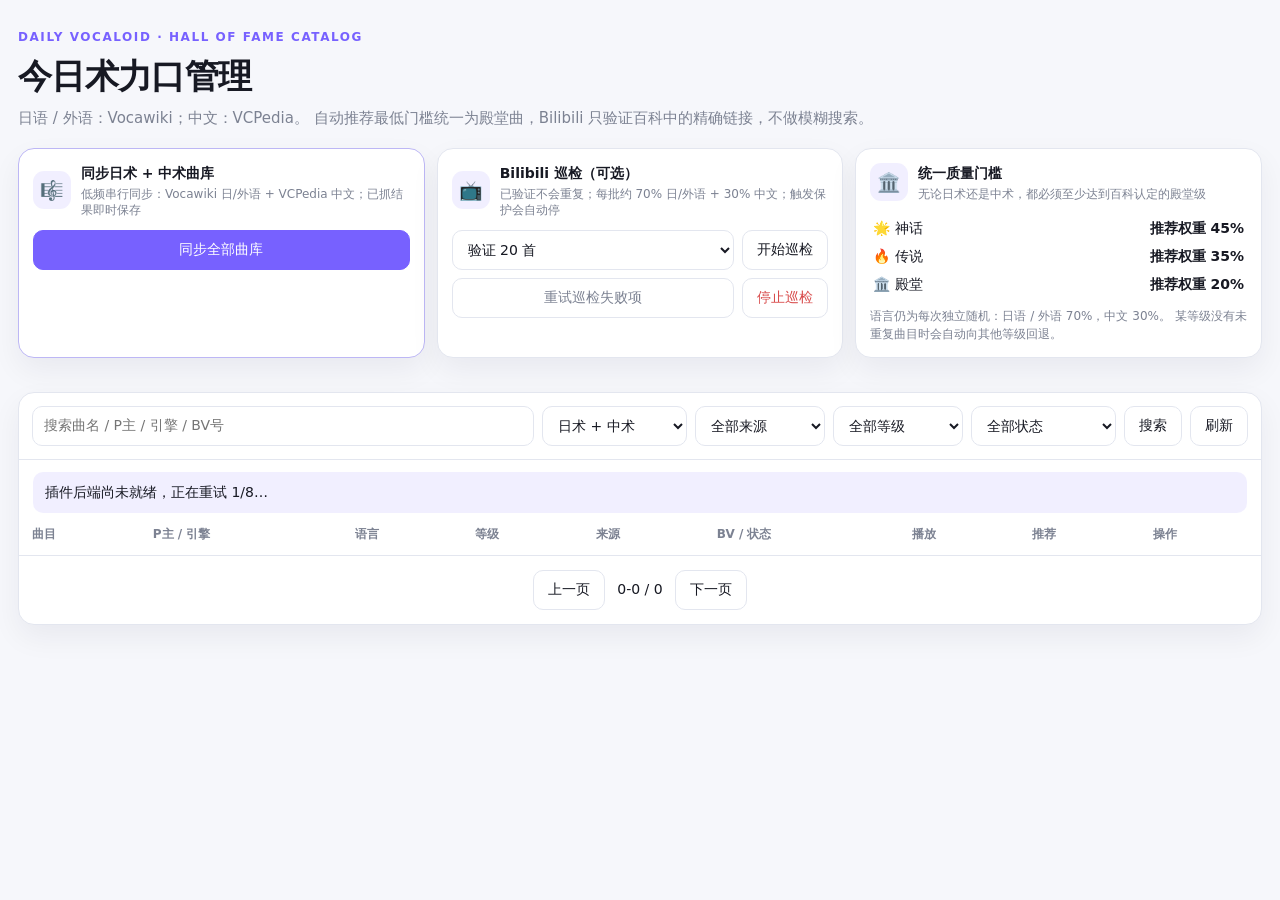
<file: pages/manage/index.html>
<!doctype html>
<html lang="zh-CN">
<head>
  <meta charset="utf-8" />
  <meta name="viewport" content="width=device-width,initial-scale=1" />
  <title>今日术力口管理</title>
  <link rel="stylesheet" href="./style.css?v=2.3.2" />
</head>
<body>
<main class="shell">
  <section class="hero">
    <div class="eyebrow">Daily Vocaloid · Hall of Fame Catalog</div>
    <h1>今日术力口管理</h1>
    <p>
      日语 / 外语：Vocawiki；中文：VCPedia。
      自动推荐最低门槛统一为殿堂曲，Bilibili 只验证百科中的精确链接，不做模糊搜索。
    </p>
  </section>

  <section class="actionDeck">
    <article class="actionCard actionCardPrimary">
      <div class="actionHead">
        <span class="actionIcon">🎼</span>
        <div>
          <strong>同步日术 + 中术曲库</strong>
          <small>低频串行同步：Vocawiki 日/外语 + VCPedia 中文；已抓结果即时保存</small>
        </div>
      </div>
      <button id="catalogBtn" class="primary wideBtn">同步全部曲库</button>
    </article>

    <article class="actionCard">
      <div class="actionHead">
        <span class="actionIcon">📺</span>
        <div>
          <strong>Bilibili 巡检（可选）</strong>
          <small>已验证不会重复；每批约 70% 日/外语 + 30% 中文；触发保护会自动停</small>
        </div>
      </div>
      <div class="actionRow">
        <select id="verifyCount">
          <option value="10">验证 10 首</option>
          <option value="20" selected>验证 20 首</option>
          <option value="50">验证 50 首</option>
          <option value="100">验证 100 首</option>
          <option value="200">验证 200 首</option>
          <option value="500">验证 500 首（长任务）</option>
        </select>
        <button id="verifyBtn">开始巡检</button>
      </div>
      <div class="actionRow secondaryActions">
  <button id="retryBtn" class="ghostBtn">重试巡检失败项</button>
  <button id="stopVerifyBtn" class="ghostBtn dangerGhost">停止巡检</button>
</div>
    </article>

    <article class="actionCard">
      <div class="actionHead">
        <span class="actionIcon">🏛️</span>
        <div>
          <strong>统一质量门槛</strong>
          <small>无论日术还是中术，都必须至少达到百科认定的殿堂级</small>
        </div>
      </div>
      <div class="ruleGrid">
        <span>🌟 神话</span><strong>推荐权重 45%</strong>
        <span>🔥 传说</span><strong>推荐权重 35%</strong>
        <span>🏛️ 殿堂</span><strong>推荐权重 20%</strong>
      </div>
      <div class="ruleNote">
        语言仍为每次独立随机：日语 / 外语 70%，中文 30%。
        某等级没有未重复曲目时会自动向其他等级回退。
      </div>
    </article>
  </section>

  <section id="stats" class="stats"></section>

  <section class="panel">
    <div class="toolbar">
      <input id="search" type="search" placeholder="搜索曲名 / P主 / 引擎 / BV号" />

      <select id="language">
        <option value="">日术 + 中术</option>
        <option value="foreign">日语 / 外语</option>
        <option value="zh">中文</option>
      </select>

      <select id="source">
        <option value="">全部来源</option>
        <option value="vocawiki">Vocawiki</option>
        <option value="vcpedia">VCPedia</option>
      </select>

      <select id="level">
        <option value="">全部等级</option>
        <option value="hall">🏛️ 殿堂</option>
        <option value="legend">🔥 传说</option>
        <option value="myth">🌟 神话</option>
      </select>

      <select id="status">
        <option value="">全部状态</option>
        <option value="enabled">✅ 可推荐</option>
        <option value="cover">🖼️ 有百科封面</option>
        <option value="verified">🟣 B站已巡检</option>
        <option value="pending">○ 未巡检B站</option>
        <option value="error">⚠️ B站巡检失败</option>
        <option value="manual">🔒 人工锁定</option>
      </select>

      <button id="searchBtn">搜索</button>
      <button id="refreshBtn">刷新</button>
    </div>

    <div id="message" class="message" hidden></div>

    <div id="progressWrap" class="progressWrap" hidden>
      <div class="progressText">
        <span id="progressLabel"></span>
        <span id="progressPercent"></span>
      </div>
      <div class="progressTrack">
        <div id="progressBar" class="progressBar"></div>
      </div>
    </div>

    <div class="tableWrap">
      <table>
        <thead>
          <tr>
            <th>曲目</th>
            <th>P主 / 引擎</th>
            <th>语言</th>
            <th>等级</th>
            <th>来源</th>
            <th>BV / 状态</th>
            <th>播放</th>
            <th>推荐</th>
            <th>操作</th>
          </tr>
        </thead>
        <tbody id="songs"></tbody>
      </table>
    </div>

    <div class="pager">
      <button id="prevBtn">上一页</button>
      <span id="pageInfo">0-0 / 0</span>
      <button id="nextBtn">下一页</button>
    </div>
  </section>
</main>

<dialog id="editDialog">
  <div class="dialogCard">
    <div class="dialogHead">
      <h2>编辑歌曲</h2>
      <button id="closeDialogBtn" class="iconBtn">✕</button>
    </div>

    <label>曲名
      <input id="editTitle" />
    </label>

    <div class="grid2">
      <label>P主
        <input id="editProducer" />
      </label>
      <label>Vocal（可人工补充）
        <input id="editVocal" />
      </label>
    </div>

    <div class="grid2">
      <label>投稿日期
        <input id="editDate" />
      </label>
      <label>引擎
        <input id="editEngine" readonly />
      </label>
    </div>

    <label>BV号
      <input id="editBvid" />
    </label>

    <label>Bilibili 链接
      <input id="editBilibili" />
    </label>

    <label>封面 URL
      <input id="editCover" />
    </label>

    <section class="manualBox">
      <div class="manualBoxHead">
        <div>
          <strong>推荐控制</strong>
          <small>自动规则最低殿堂；人工锁定可以覆盖。</small>
        </div>
        <select id="editControlMode">
          <option value="auto">自动规则</option>
          <option value="manual">🔒 人工锁定</option>
        </select>
      </div>

      <div class="grid2">
        <label>推荐池
          <select id="editPool">
            <option value="hot">🔥 热门</option>
            <option value="normal">🎵 殿堂</option>
            <option value="new">🆕 新曲</option>
            <option value="excluded">🚫 排除</option>
          </select>
        </label>
        <label>推荐状态
          <select id="editAvailable">
            <option value="1">✅ 启用</option>
            <option value="0">停用</option>
          </select>
        </label>
      </div>

      <p id="editModeHint" class="manualHint"></p>
    </section>

    <div class="sourceBox">
      <strong>百科来源</strong>
      <div id="editSource" class="sourceText">—</div>
    </div>

    <div class="dialogActions">
      <button id="deleteBtn" class="danger">删除</button>
      <span class="spacer"></span>
      <button id="cancelBtn">取消</button>
      <button id="saveBtn" class="primary">保存</button>
    </div>
  </div>
</dialog>

<script type="module" src="./app.js?v=2.3.2"></script>
</body>
</html>
</file>
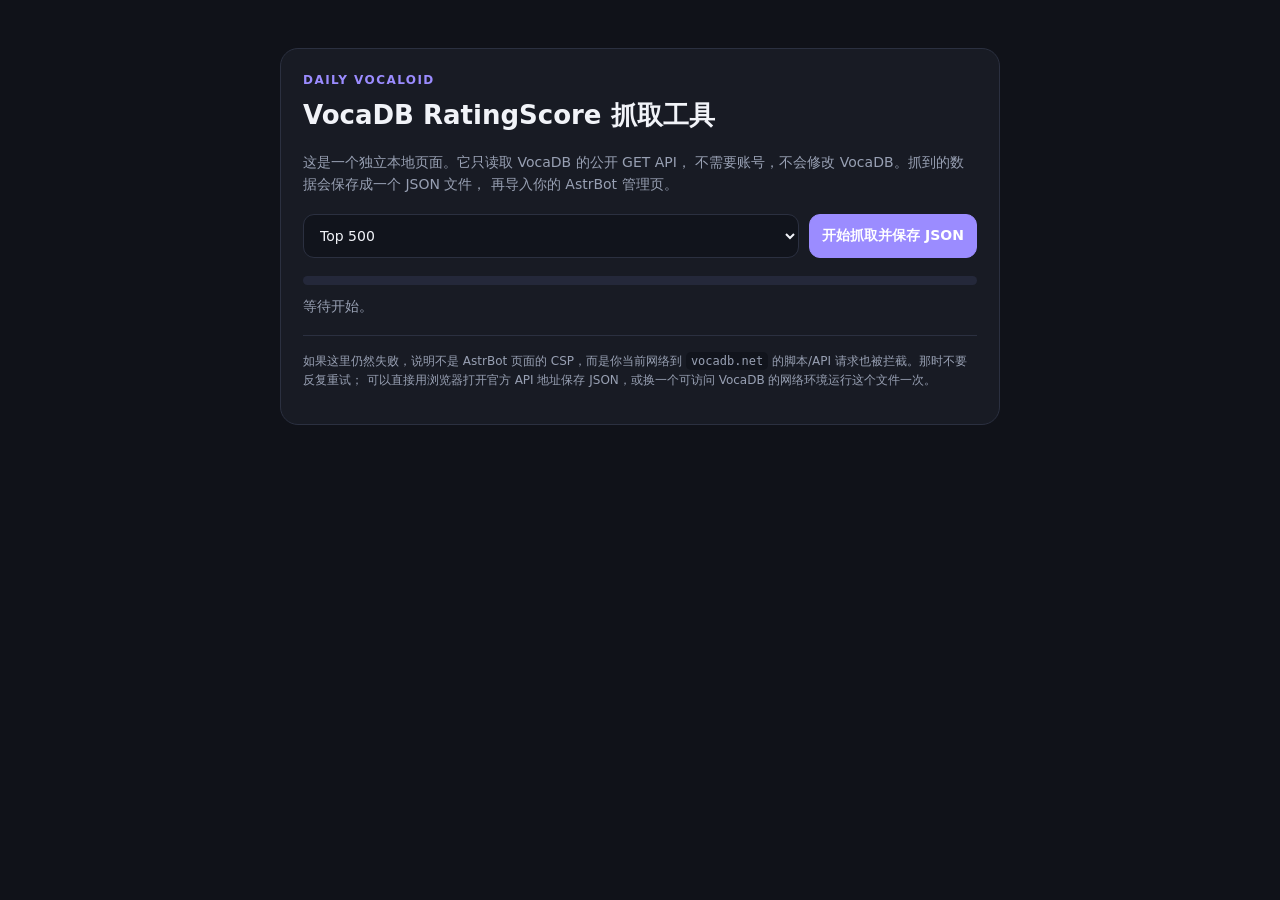
<file: pages/manage/vocadb_rating_fetcher.html>
<!doctype html>
<html lang="zh-CN">
<head>
  <meta charset="utf-8" />
  <meta name="viewport" content="width=device-width,initial-scale=1" />
  <title>VocaDB RatingScore 抓取工具</title>
  <style>
    :root{
      color-scheme:dark;
      --bg:#101219;--panel:#181b24;--text:#f1f3f8;--muted:#98a0b3;
      --border:#2b3040;--accent:#9b8cff;--danger:#ff6b6b;--ok:#5dd39a;
    }
    *{box-sizing:border-box}
    body{margin:0;background:var(--bg);color:var(--text);font:14px/1.6 system-ui,-apple-system,"Segoe UI",sans-serif}
    main{width:min(720px,calc(100% - 28px));margin:48px auto}
    .card{background:var(--panel);border:1px solid var(--border);border-radius:18px;padding:22px}
    .eyebrow{color:var(--accent);font-weight:800;letter-spacing:.12em;text-transform:uppercase;font-size:12px}
    h1{font-size:26px;margin:5px 0 6px}
    p{color:var(--muted)}
    .row{display:grid;grid-template-columns:1fr auto;gap:10px;margin-top:18px}
    select,button{min-height:44px;border-radius:11px;border:1px solid var(--border);background:#11141c;color:var(--text);padding:8px 12px;font:inherit}
    button{cursor:pointer;background:var(--accent);border-color:var(--accent);color:#fff;font-weight:700}
    button:disabled{opacity:.55;cursor:not-allowed}
    .progress{height:9px;border-radius:999px;background:#24283a;overflow:hidden;margin-top:18px}
    .bar{height:100%;width:0;background:var(--accent);transition:width .15s}
    #status{margin-top:10px;color:var(--muted);white-space:pre-wrap}
    .ok{color:var(--ok)!important}.error{color:var(--danger)!important}
    code{background:#11141c;padding:2px 5px;border-radius:5px}
    .note{margin-top:18px;padding-top:16px;border-top:1px solid var(--border);font-size:12px}
  </style>
</head>
<body>
<main>
  <div class="card">
    <div class="eyebrow">Daily Vocaloid</div>
    <h1>VocaDB RatingScore 抓取工具</h1>
    <p>
      这是一个独立本地页面。它只读取 VocaDB 的公开 GET API，
      不需要账号，不会修改 VocaDB。抓到的数据会保存成一个 JSON 文件，
      再导入你的 AstrBot 管理页。
    </p>

    <div class="row">
      <select id="count">
        <option value="100">Top 100</option>
        <option value="500" selected>Top 500</option>
        <option value="1000">Top 1000</option>
      </select>
      <button id="start">开始抓取并保存 JSON</button>
    </div>

    <div class="progress"><div class="bar" id="bar"></div></div>
    <div id="status">等待开始。</div>

    <p class="note">
      如果这里仍然失败，说明不是 AstrBot 页面的 CSP，而是你当前网络到
      <code>vocadb.net</code> 的脚本/API 请求也被拦截。那时不要反复重试；
      可以直接用浏览器打开官方 API 地址保存 JSON，或换一个可访问 VocaDB 的网络环境运行这个文件一次。
    </p>
  </div>
</main>

<script>
const API = "https://vocadb.net/api/songs";
const statusEl = document.getElementById("status");
const bar = document.getElementById("bar");
const startBtn = document.getElementById("start");

function apiUrl(start, maxResults) {
  const u = new URL(API);
  u.searchParams.set("songTypes", "Original");
  u.searchParams.set("status", "Finished");
  u.searchParams.set("start", String(start));
  u.searchParams.set("maxResults", String(maxResults));
  u.searchParams.set("sort", "RatingScore");
  u.searchParams.set("lang", "Japanese");
  return u.toString();
}

function jsonp(url, timeoutMs = 30000) {
  return new Promise((resolve, reject) => {
    const cb = "__vocadb_" + Date.now() + "_" + Math.random().toString(36).slice(2);
    const u = new URL(url);
    u.searchParams.set("callback", cb);

    const s = document.createElement("script");
    let done = false;

    const cleanup = () => {
      if (done) return;
      done = true;
      clearTimeout(timer);
      try { delete window[cb]; } catch (_) { window[cb] = undefined; }
      s.remove();
    };

    window[cb] = data => {
      cleanup();
      resolve(data);
    };

    s.onerror = () => {
      cleanup();
      reject(new Error("VocaDB JSONP 脚本加载失败"));
    };

    const timer = setTimeout(() => {
      cleanup();
      reject(new Error("VocaDB JSONP 请求超时"));
    }, timeoutMs);

    s.src = u.toString();
    document.head.appendChild(s);
  });
}

function saveJson(data, count) {
  const blob = new Blob(
    [JSON.stringify({
      format: "daily-vocaloid-vocadb-ratings",
      generated_at: new Date().toISOString(),
      count: data.length,
      items: data
    }, null, 2)],
    {type: "application/json"}
  );

  const a = document.createElement("a");
  a.href = URL.createObjectURL(blob);
  a.download = `vocadb_ratings_top${count}.json`;
  document.body.appendChild(a);
  a.click();
  setTimeout(() => {
    URL.revokeObjectURL(a.href);
    a.remove();
  }, 1000);
}

startBtn.addEventListener("click", async () => {
  const target = Number(document.getElementById("count").value || 500);
  startBtn.disabled = true;
  bar.style.width = "0%";
  statusEl.className = "";
  statusEl.textContent = "正在连接 VocaDB…";

  try {
    const all = [];

    for (let start = 0; start < target; start += 50) {
      const size = Math.min(50, target - start);
      statusEl.textContent = `正在读取 ${start}/${target}…`;
      bar.style.width = `${Math.round((start / target) * 100)}%`;

      const data = await jsonp(apiUrl(start, size));
      const items = Array.isArray(data && data.items) ? data.items : [];

      if (!items.length) break;
      all.push(...items);

      if (items.length < size) break;
      await new Promise(r => setTimeout(r, 400));
    }

    if (!all.length) throw new Error("VocaDB 没有返回歌曲数据");

    bar.style.width = "100%";
    statusEl.className = "ok";
    statusEl.textContent =
      `成功读取 ${all.length} 首。正在生成 vocadb_ratings_top${target}.json…`;

    saveJson(all, target);
  } catch (error) {
    statusEl.className = "error";
    statusEl.textContent =
      "抓取失败：" + (error && error.message ? error.message : String(error));
  } finally {
    startBtn.disabled = false;
  }
});
</script>
</body>
</html>
</file>
<file: pages/manage/style.css>
:root {
  --bg:#f6f7fb;
  --panel:#fff;
  --panel-2:#fafaff;
  --text:#171923;
  --muted:#7c8292;
  --border:#e3e6ef;
  --accent:#7761ff;
  --accent-strong:#6550ef;
  --accent-soft:rgba(119,97,255,.10);
  --danger:#d84b4b;
  --success:#238a57;
  --warning:#b87816;
  --shadow:0 12px 30px rgba(20,25,45,.06);
}
[data-theme="dark"] {
  --bg:#101219;
  --panel:#181b24;
  --panel-2:#141720;
  --text:#f1f3f8;
  --muted:#98a0b3;
  --border:#2b3040;
  --accent:#9b8cff;
  --accent-strong:#8b79ff;
  --accent-soft:rgba(155,140,255,.13);
  --danger:#ff6b6b;
  --success:#5dd39a;
  --warning:#e3aa4b;
  --shadow:none;
}
*{box-sizing:border-box}
body{
  margin:0;
  background:var(--bg);
  color:var(--text);
  font:14px/1.5 system-ui,-apple-system,BlinkMacSystemFont,"Segoe UI",sans-serif;
}
button,input,select{font:inherit}
button{
  min-height:40px;
  border:1px solid var(--border);
  background:var(--panel);
  color:var(--text);
  border-radius:10px;
  padding:8px 14px;
  cursor:pointer;
  white-space:nowrap;
}
button:hover{border-color:var(--accent)}
button:disabled{opacity:.5;cursor:not-allowed}
.primary{
  background:var(--accent);
  border-color:var(--accent);
  color:#fff;
}
.primary:hover{background:var(--accent-strong)}
.danger{
  color:#fff;
  background:var(--danger);
  border-color:var(--danger);
}
.shell{
  width:min(1500px,calc(100% - 36px));
  margin:28px auto 56px;
}
.hero{margin-bottom:18px}
.eyebrow{
  color:var(--accent);
  font-weight:800;
  letter-spacing:.13em;
  text-transform:uppercase;
  font-size:12px;
}
h1{
  margin:5px 0;
  font-size:clamp(26px,3vw,34px);
  letter-spacing:-.02em;
}
.hero p{
  max-width:900px;
  margin:0;
  color:var(--muted);
  font-size:15px;
}
.actionDeck{
  display:grid;
  grid-template-columns:repeat(3,minmax(0,1fr));
  gap:12px;
  margin-bottom:18px;
}
.actionCard{
  min-width:0;
  background:var(--panel);
  border:1px solid var(--border);
  border-radius:16px;
  padding:14px;
  box-shadow:var(--shadow);
}
.actionCardPrimary{
  border-color:color-mix(in srgb,var(--accent) 35%,var(--border));
}
.actionHead{
  display:flex;
  align-items:center;
  gap:10px;
  margin-bottom:12px;
}
.actionIcon{
  display:grid;
  place-items:center;
  width:38px;
  height:38px;
  flex:0 0 38px;
  border-radius:11px;
  background:var(--accent-soft);
  font-size:19px;
}
.actionHead strong{display:block}
.actionHead small{
  display:block;
  margin-top:2px;
  color:var(--muted);
  font-size:12px;
  line-height:1.35;
}
.actionRow{
  display:grid;
  grid-template-columns:minmax(0,1fr) auto;
  gap:8px;
}
.wideBtn{width:100%}
.ghostBtn{
  width:100%;
  margin-top:8px;
  color:var(--muted);
}
.ruleGrid{
  display:grid;
  grid-template-columns:auto 1fr;
  gap:7px 14px;
  align-items:center;
  padding:4px 3px;
}
.ruleGrid strong{text-align:right}
input,select{
  width:100%;
  min-width:0;
  min-height:40px;
  background:var(--panel);
  color:var(--text);
  border:1px solid var(--border);
  border-radius:10px;
  padding:8px 11px;
  outline:none;
}
input:focus,select:focus{
  border-color:var(--accent);
  box-shadow:0 0 0 3px var(--accent-soft);
}
.stats{
  display:grid;
  grid-template-columns:repeat(auto-fit,minmax(135px,1fr));
  gap:10px;
  margin-bottom:16px;
}
.stat,.panel{
  background:var(--panel);
  border:1px solid var(--border);
  box-shadow:var(--shadow);
}
.stat{
  border-radius:14px;
  padding:13px 15px;
}
.statLabel{
  color:var(--muted);
  font-size:12px;
}
.statValue{
  margin-top:3px;
  font-size:25px;
  font-weight:760;
}
.statClickable{cursor:pointer}
.statClickable:hover{border-color:var(--accent)}
.panel{
  border-radius:16px;
  overflow:hidden;
}
.toolbar{display:grid;grid-template-columns:minmax(240px,1fr) 145px 130px 130px 145px auto auto;gap:8px;padding:13px;border-bottom:1px solid var(--border)}
.tableWrap{overflow:auto}
table{
  width:100%;
  border-collapse:collapse;
}
th,td{
  padding:12px 13px;
  text-align:left;
  border-bottom:1px solid var(--border);
  white-space:nowrap;
}
th{
  color:var(--muted);
  font-size:12px;
  font-weight:650;
}
.title{font-weight:720}
.sub,.muted{
  color:var(--muted);
  font-size:12px;
}
.rowEnabled{
  background:color-mix(in srgb,var(--accent-soft) 55%,transparent);
}
.levelBadge,.statusBadge{
  display:inline-block;
  border-radius:999px;
  padding:3px 8px;
  font-size:12px;
  font-weight:650;
}
.level-hall{
  color:#7a6b2a;
  background:rgba(190,164,64,.12);
}
.level-legend{
  color:#d97324;
  background:rgba(217,115,36,.12);
}
.level-myth{
  color:#a75ed1;
  background:rgba(167,94,209,.13);
}
.status-enabled{
  color:var(--success);
  background:rgba(35,138,87,.12);
}
.status-verified{
  color:var(--accent);
  background:var(--accent-soft);
}
.status-pending{
  color:var(--muted);
  background:rgba(127,127,127,.10);
}
.status-error{
  color:var(--danger);
  background:rgba(217,66,66,.10);
}
.status-manual{
  color:var(--success);
  background:rgba(35,138,87,.13);
}
.status-manualOff{
  color:var(--muted);
  background:rgba(127,127,127,.12);
}
.small{
  min-height:32px;
  padding:4px 9px;
}
.message{
  margin:12px 14px 0;
  padding:10px 12px;
  border-radius:10px;
  background:var(--accent-soft);
}
.message[data-type="error"]{color:var(--danger)}
.message[data-type="success"]{color:var(--success)}
.progressWrap{
  margin:12px 14px 0;
  padding:12px;
  border:1px solid var(--border);
  border-radius:10px;
}
.progressText{
  display:flex;
  justify-content:space-between;
  gap:12px;
  margin-bottom:8px;
  color:var(--muted);
}
.progressTrack{
  height:8px;
  overflow:hidden;
  border-radius:999px;
  background:var(--accent-soft);
}
.progressBar{
  width:0;
  height:100%;
  border-radius:inherit;
  background:var(--accent);
  transition:width .18s ease;
}
.pager{
  display:flex;
  align-items:center;
  justify-content:center;
  gap:12px;
  padding:14px;
}
dialog{
  width:min(760px,calc(100% - 24px));
  max-height:calc(100vh - 36px);
  overflow:auto;
  border:0;
  padding:0;
  border-radius:18px;
  background:transparent;
}
dialog::backdrop{
  background:rgba(0,0,0,.54);
  backdrop-filter:blur(3px);
}
.dialogCard{
  display:grid;
  gap:13px;
  padding:20px;
  background:var(--panel);
  color:var(--text);
  border:1px solid var(--border);
  border-radius:18px;
}
.dialogHead,.dialogActions,.manualBoxHead{
  display:flex;
  align-items:center;
  gap:10px;
}
.dialogHead h2{
  flex:1;
  margin:0;
  font-size:22px;
}
.iconBtn{
  min-height:34px;
  padding:4px 9px;
}
.spacer{flex:1}
label{
  display:grid;
  gap:5px;
  color:var(--muted);
}
.grid2{
  display:grid;
  grid-template-columns:1fr 1fr;
  gap:10px;
}
.manualBox,.sourceBox{
  display:grid;
  gap:10px;
  padding:13px;
  border:1px solid var(--border);
  border-radius:13px;
  background:var(--panel-2);
}
.manualBoxHead{justify-content:space-between}
.manualBoxHead strong,.manualBoxHead small{display:block}
.manualBoxHead small{
  margin-top:2px;
  color:var(--muted);
  font-size:12px;
}
.manualBoxHead select{
  width:150px;
  flex:0 0 150px;
}
.manualHint{
  margin:0;
  color:var(--muted);
  font-size:12px;
}
.sourceText{
  color:var(--muted);
  word-break:break-word;
}
.sourceText.clickable{
  color:var(--accent);
  cursor:pointer;
}
@media(max-width:1080px){
  .actionDeck{grid-template-columns:1fr}
  .toolbar{
    grid-template-columns:minmax(220px,1fr) 150px 135px 135px auto auto;
  }
}
@media(max-width:780px){
  .shell{
    width:min(100% - 20px,1500px);
    margin-top:18px;
  }
  .toolbar{
    grid-template-columns:1fr 1fr;
  }
  .toolbar input{grid-column:1/-1}
  .actionRow{grid-template-columns:1fr}
  .grid2{grid-template-columns:1fr}
  .manualBoxHead{
    align-items:flex-start;
    flex-direction:column;
  }
  .manualBoxHead select{
    width:100%;
    flex-basis:auto;
  }
}


.secondaryActions {
  margin-top: 8px;
}

.secondaryActions .ghostBtn {
  margin-top: 0;
}

.dangerGhost {
  color: var(--danger);
}


.ruleNote {
  margin-top: 8px;
  color: var(--muted);
  font-size: 12px;
  line-height: 1.5;
}
</file>
